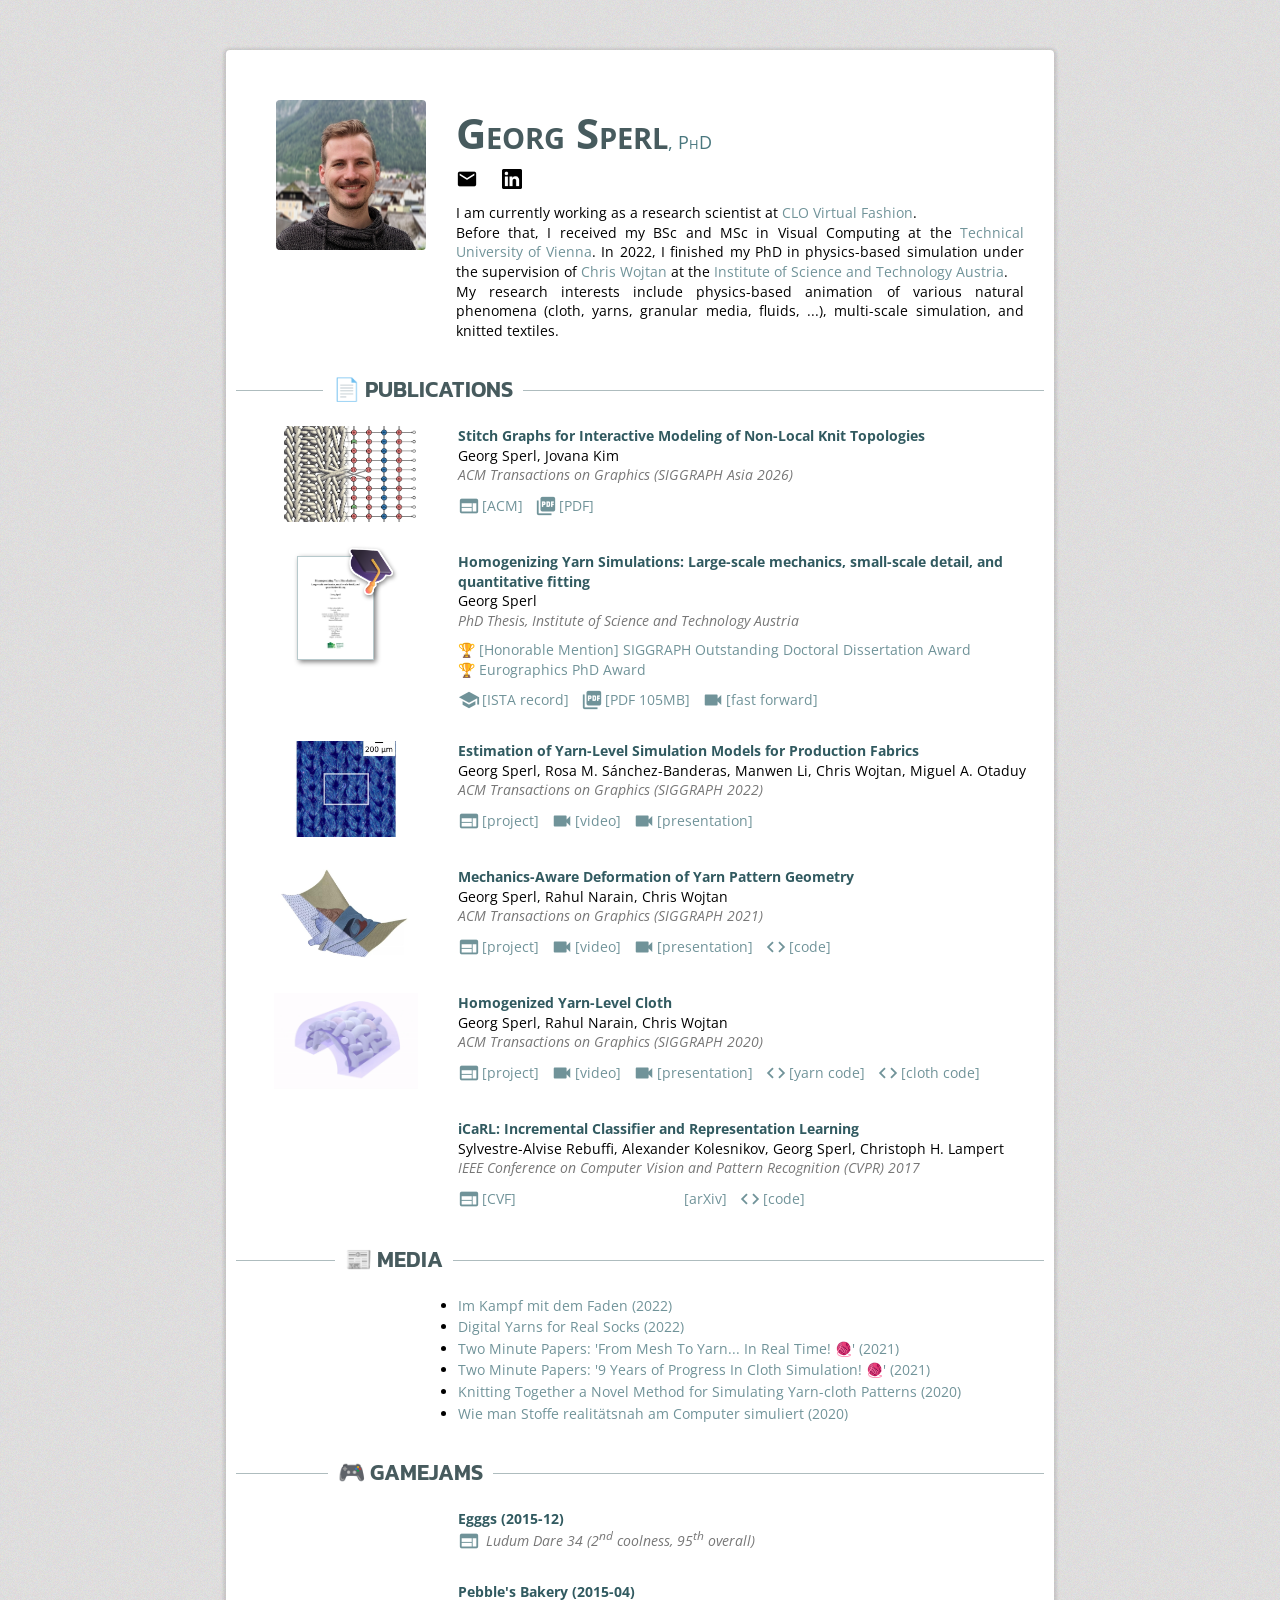
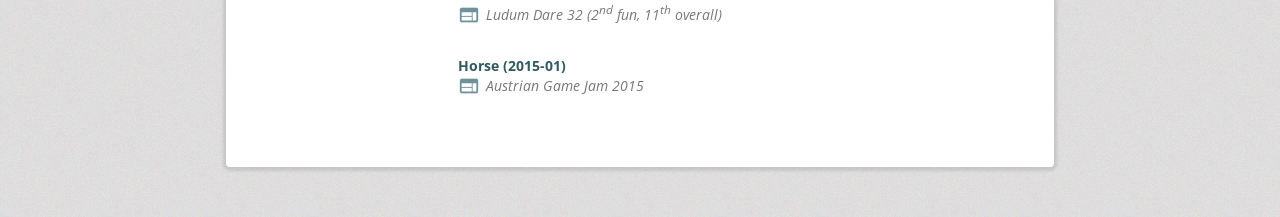
<file: index.html>
<!DOCTYPE html>
<html lang="en">
<head>
  <meta charset="utf-8">
  <meta name="viewport" content="width=device-width, initial-scale=1">
  <title>Georg Sperl</title>
  <meta name="description" content="Personal page of Georg Sperl.">
  <link rel="canonical" href="https://sperl.me/">
  <meta property="og:title" content="Georg Sperl">
  <meta property="og:locale" content="en_US">
  <meta property="og:description" content="Personal page of Georg Sperl.">
  <meta property="og:url" content="https://sperl.me/">
  <meta property="og:site_name" content="Georg Sperl">
  <meta property="og:type" content="profile">
  <meta property="og:image" content="https://sperl.me/images/portrait2020.jpg">
  <meta name="twitter:card" content="summary">
  <meta name="twitter:title" content="Georg Sperl">
  <script type="application/ld+json">
  {"@context":"https://schema.org","@type":"Person","name":"Georg Sperl","url":"https://sperl.me/","image":"https://sperl.me/images/portrait2020.jpg","jobTitle":"Research Scientist","worksFor":{"@type":"Organization","name":"CLO Virtual Fashion"},"sameAs":["https://www.linkedin.com/in/georg-sperl","https://orcid.org/0000-0002-6585-9487"]}</script>
  <link rel="preconnect" href="https://fonts.googleapis.com">
  <link rel="preconnect" href="https://fonts.gstatic.com" crossorigin>
  <link href="https://fonts.googleapis.com/css2?family=Kanit:wght@600&family=Open+Sans:ital,wght@0,400;0,700;1,400&display=swap" rel="stylesheet">
  <!-- display=block: avoid flashing ligature names like "picture_as_pdf" before the icon font loads -->
  <link href="https://fonts.googleapis.com/icon?family=Material+Icons&display=block" rel="stylesheet">
  <link rel="stylesheet" href="css/style.css">
  <link rel="icon" type="image/png" sizes="32x32" href="images/favicon-32x32.png">
  <link rel="icon" type="image/png" sizes="16x16" href="images/favicon-16x16.png">
</head>

<body>
<main id="paper">

  <header class="entry self">
    <div class="left">
      <img src="images/portrait2020.jpg" alt="Portrait of Georg Sperl" class="portrait" width="150" height="150">
    </div>
    <div class="right">
      <h1 class="name">Georg Sperl<span>, PhD</span></h1>
      <nav class="contact" aria-label="Contact">
        <a href="mailto:georg.sperl@clo3d.com" title="E-mail" aria-label="E-mail"><i class="material-icons" aria-hidden="true">mail</i></a>
        <a href="https://www.linkedin.com/in/georg-sperl" title="LinkedIn" aria-label="LinkedIn"><img alt="" src="images/linkedin_logo_black.png" class="linkicon" width="20" height="20"></a>
      </nav>
      <p>I am currently working as a research scientist at <a href="https://www.clovirtualfashion.com/">CLO Virtual Fashion</a>.</p>
      <p>Before that, I received my BSc and MSc in Visual Computing at the <a href="https://www.tuwien.at/en/">Technical University of Vienna</a>. In 2022, I finished my PhD in physics-based simulation under the supervision of <a href="https://pub.ista.ac.at/group_wojtan/">Chris Wojtan</a> at the <a href="https://ist.ac.at/">Institute of Science and Technology Austria</a>.</p>
      <p>My research interests include physics-based animation of various natural phenomena (cloth, yarns, granular media, fluids, ...), multi-scale simulation, and knitted textiles.</p>
    </div>
  </header>

  <!-- PUBLICATIONS -->
  <section id="publications">
    <h2 class="sep"><span><span aria-hidden="true">📄</span> Publications</span></h2>

    <article class="entry">
      <div class="left">
        <a class="thumb" href="https://doi.org/10.1145/3842556" tabindex="-1" aria-hidden="true">
          <video src="images/sg/sg.mp4" class="anim" muted loop playsinline preload="none" width="152" height="104"></video>
          <img src="images/sg/sg.jpg" alt="" class="still" width="152" height="104">
        </a>
      </div>
      <div class="right">
        <h3>Stitch Graphs for Interactive Modeling of Non-Local Knit Topologies</h3>
        <p>Georg Sperl, Jovana Kim<br><em>ACM Transactions on Graphics (SIGGRAPH Asia 2026)</em></p>
        <p class="links">
          <a title="ACM Digital Library" href="https://doi.org/10.1145/3842556"><i class="material-icons" aria-hidden="true">web</i>[ACM]</a>
          <a title="PDF (open access)" href="https://dl.acm.org/doi/pdf/10.1145/3842556"><i class="material-icons" aria-hidden="true">picture_as_pdf</i>[PDF]</a>
        </p>
      </div>
    </article>

    <article class="entry">
      <div class="left">
        <a class="thesis" href="https://doi.org/10.15479/at:ista:12103" tabindex="-1" aria-hidden="true">
          <img src="images/thesis_thumbnail_A4.jpg" alt="" class="thumb-a4" width="74" height="104">
          <img src="images/phd_hat.png" alt="" class="hat" width="164" height="175">
        </a>
      </div>
      <div class="right">
        <h3>Homogenizing Yarn Simulations: Large-scale mechanics, small-scale detail, and quantitative fitting</h3>
        <p>Georg Sperl<br><em>PhD Thesis, Institute of Science and Technology Austria</em></p>
        <ul class="awards">
          <!-- TODO: change SG link to https://www.siggraph.org/awards/outstanding-doctoral-dissertation-award/ once listed -->
          <li><a href="https://www.siggraph.org/news/announcing-acm-siggraph-award-winners/">🏆 [Honorable Mention] SIGGRAPH Outstanding Doctoral Dissertation Award</a></li>
          <li><a href="https://www.eg.org/wp/eurographics-awards-programme/phd-award/">🏆 Eurographics PhD Award</a></li>
        </ul>
        <p class="links">
          <a title="ISTA Research Explorer record (DOI)" href="https://doi.org/10.15479/at:ista:12103"><i class="material-icons" aria-hidden="true">school</i>[ISTA record]</a>
          <a title="Thesis PDF" href="https://research-explorer.ista.ac.at/download/12358/12371/thesis_gsperl.pdf"><i class="material-icons" aria-hidden="true">picture_as_pdf</i>[PDF 105MB]</a>
          <a title="SIGGRAPH Thesis Fast Forward" href="https://youtu.be/xtJSBCzO4wA"><i class="material-icons" aria-hidden="true">videocam</i>[fast forward]</a>
        </p>
      </div>
    </article>

    <article class="entry">
      <div class="left">
        <a class="thumb" href="https://mslab.es/projects/YarnLevelFabrics/" tabindex="-1" aria-hidden="true">
          <video src="images/eylsmpf/dkp.mp4" class="anim" muted loop playsinline preload="none" width="152" height="104"></video>
          <img src="images/eylsmpf/dkp.jpg" alt="" class="still" width="152" height="104">
        </a>
      </div>
      <div class="right">
        <h3>Estimation of Yarn-Level Simulation Models for Production Fabrics</h3>
        <p>Georg Sperl, Rosa M. Sánchez-Banderas, Manwen Li, Chris Wojtan, Miguel A. Otaduy<br><em>ACM Transactions on Graphics (SIGGRAPH 2022)</em></p>
        <p class="links">
          <a title="Project page" href="https://mslab.es/projects/YarnLevelFabrics/"><i class="material-icons" aria-hidden="true">web</i>[project]</a>
          <a title="Video" href="https://youtu.be/Nj1hD8pkMc4"><i class="material-icons" aria-hidden="true">videocam</i>[video]</a>
          <a title="Presentation" href="https://youtu.be/nOc305slflw"><i class="material-icons" aria-hidden="true">videocam</i>[presentation]</a>
        </p>
      </div>
    </article>

    <article class="entry">
      <div class="left">
        <a class="thumb" href="https://visualcomputing.ist.ac.at/publications/2021/MADYPG/" tabindex="-1" aria-hidden="true">
          <video src="images/madypg/ymc.mp4" class="anim" muted loop playsinline preload="none" width="152" height="104"></video>
          <img src="images/madypg/ymc.jpg" alt="" class="still" width="152" height="104">
        </a>
      </div>
      <div class="right">
        <h3>Mechanics-Aware Deformation of Yarn Pattern Geometry</h3>
        <p>Georg Sperl, Rahul Narain, Chris Wojtan<br><em>ACM Transactions on Graphics (SIGGRAPH 2021)</em></p>
        <p class="links">
          <a title="Project page" href="https://visualcomputing.ist.ac.at/publications/2021/MADYPG/"><i class="material-icons" aria-hidden="true">web</i>[project]</a>
          <a title="Video" href="https://youtu.be/rO10fjzOzWM"><i class="material-icons" aria-hidden="true">videocam</i>[video]</a>
          <a title="Presentation" href="https://youtu.be/abEU9rN1Fyw"><i class="material-icons" aria-hidden="true">videocam</i>[presentation]</a>
          <a title="Code" href="https://git.ista.ac.at/gsperl/MADYPG"><i class="material-icons" aria-hidden="true">code</i>[code]</a>
        </p>
      </div>
    </article>

    <article class="entry">
      <div class="left">
        <a class="thumb" href="https://visualcomputing.ist.ac.at/publications/2020/HYLC/" tabindex="-1" aria-hidden="true">
          <video src="images/hylc/hylc_thumb.mp4" class="anim" muted loop playsinline preload="none" width="152" height="104"></video>
          <img src="images/hylc/hylc_thumb.png" alt="" class="still" width="152" height="104">
        </a>
      </div>
      <div class="right">
        <h3>Homogenized Yarn-Level Cloth</h3>
        <p>Georg Sperl, Rahul Narain, Chris Wojtan<br><em>ACM Transactions on Graphics (SIGGRAPH 2020)</em></p>
        <p class="links">
          <a title="Project page" href="https://visualcomputing.ist.ac.at/publications/2020/HYLC/"><i class="material-icons" aria-hidden="true">web</i>[project]</a>
          <a title="Video" href="https://youtu.be/vn-WzWm74Pc"><i class="material-icons" aria-hidden="true">videocam</i>[video]</a>
          <a title="Presentation" href="https://youtu.be/qrDczRcuB3Y"><i class="material-icons" aria-hidden="true">videocam</i>[presentation]</a>
          <a title="Yarn code" href="https://git.ista.ac.at/gsperl/HYLC"><i class="material-icons" aria-hidden="true">code</i>[yarn code]</a>
          <a title="Cloth code" href="https://git.ista.ac.at/gsperl/ARCSim-HYLC"><i class="material-icons" aria-hidden="true">code</i>[cloth code]</a>
        </p>
      </div>
    </article>

    <article class="entry">
      <div class="right">
        <h3>iCaRL: Incremental Classifier and Representation Learning</h3>
        <p>Sylvestre-Alvise Rebuffi, Alexander Kolesnikov, Georg Sperl, Christoph H. Lampert<br><em>IEEE Conference on Computer Vision and Pattern Recognition (CVPR) 2017</em></p>
        <p class="links">
          <a title="CVPR open access (CVF)" href="https://openaccess.thecvf.com/content_cvpr_2017/html/Rebuffi_iCaRL_Incremental_Classifier_CVPR_2017_paper.html"><i class="material-icons" aria-hidden="true">web</i>[CVF]</a>
          <a title="arXiv" href="https://arxiv.org/abs/1611.07725"><i class="material-icons" aria-hidden="true">article</i>[arXiv]</a>
          <a title="Code" href="https://github.com/srebuffi/iCaRL"><i class="material-icons" aria-hidden="true">code</i>[code]</a>
        </p>
      </div>
    </article>
  </section>

  <!-- MEDIA -->
  <section id="media">
    <h2 class="sep"><span><span aria-hidden="true">📰</span> Media</span></h2>
    <div class="entry">
      <ul class="right media">
        <li><a href="https://www.diepresse.com/6211121/im-kampf-mit-dem-faden">Im Kampf mit dem Faden (2022)</a></li>
        <li><a href="https://ist.ac.at/en/news/digital-yarn-real-socks/">Digital Yarns for Real Socks (2022)</a></li>
        <li><a href="https://www.youtube.com/watch?v=d3njVfnCdN0">Two Minute Papers: 'From Mesh To Yarn... In Real Time! 🧶' (2021)</a></li>
        <li><a href="https://www.youtube.com/watch?v=rzIiuGrOZAo">Two Minute Papers: '9 Years of Progress In Cloth Simulation! 🧶' (2021)</a></li>
        <li><a href="https://s2020.siggraph.org/knitting-together-a-novel-method-for-simulating-yarn-cloth-patterns/">Knitting Together a Novel Method for Simulating Yarn-cloth Patterns (2020)</a></li>
        <li><a href="https://www.derstandard.at/story/2000119262134/wie-man-stoffe-realitaetsnah-am-computer-simuliert">Wie man Stoffe realitätsnah am Computer simuliert (2020)</a></li>
      </ul>
    </div>
  </section>

  <!-- GAMES -->
  <section id="games">
    <h2 class="sep"><span><span aria-hidden="true">🎮</span> Gamejams</span></h2>

    <article class="entry">
      <div class="right">
        <h3>Egggs (2015-12)</h3>
        <p><a title="Game page" href="https://simonparzer.itch.io/egggs" aria-label="Egggs game page"><i class="material-icons" aria-hidden="true">web</i></a> <em>Ludum Dare 34 (2<sup>nd</sup> coolness, 95<sup>th</sup> overall)</em></p>
      </div>
    </article>

    <article class="entry">
      <div class="right">
        <h3>Pebble's Bakery (2015-04)</h3>
        <p><a title="Game page (archived)" href="https://web.archive.org/web/20210307101939/http://ludumdare.com/compo/ludum-dare-32/?action=preview&amp;uid=50444" aria-label="Pebble's Bakery game page"><i class="material-icons" aria-hidden="true">web</i></a> <em>Ludum Dare 32 (2<sup>nd</sup> fun, 11<sup>th</sup> overall)</em></p>
      </div>
    </article>

    <article class="entry">
      <div class="right">
        <h3>Horse (2015-01)</h3>
        <p><a title="Game page (archived)" href="https://web.archive.org/web/20230921143823/https://globalgamejam.org/2015/games/horse" aria-label="Horse game page"><i class="material-icons" aria-hidden="true">web</i></a> <em>Austrian Game Jam 2015</em></p>
      </div>
    </article>
    <!-- Austrian Gamejam 2013: Audience Award Winner, no link :/ -->
  </section>

</main>
<script>
// hover-to-play thumbnails; still image stays on top until the video actually plays (no blank flash while loading)
document.querySelectorAll('.thumb').forEach(t => {
  const v = t.querySelector('video');
  if (!v || !matchMedia('(hover: hover)').matches) return;
  v.addEventListener('playing', () => t.classList.add('playing'));
  t.addEventListener('mouseenter', () => v.play().catch(() => {}));
  t.addEventListener('mouseleave', () => { v.pause(); v.currentTime = 0; t.classList.remove('playing'); });
});
</script>
</body>
</html>
</file>
<file: css/style.css>
@charset "UTF-8";

/* THEME TOKENS (swap these to re-theme) */
:root {
	--bg: #e1e0db;
	--bg-image: url(../images/bg.jpg);
	--paper: #fff;
	--text: #000;
	--muted: #777;
	--heading: #475b5e;
	--title: #315a60;
	--link: #709399;
	--link-hover: #324d52;
	--rule: #aebcbe;
	--hover-bg: #ececec;
	--thumb-border: #b7c9cc;
	--font-body: "Open Sans", Arial, Helvetica, sans-serif;
	--font-display: "Kanit", "Gill Sans", "Trebuchet MS", sans-serif;
	/* outer size incl. 4px padding */
	--thumb-w: 152px;
	--thumb-h: 104px;
	--a4-h: 104px;
	--thumb-m: 6px;
}

/* BASE */
*, *::before, *::after { box-sizing: border-box; }

html { -webkit-text-size-adjust: 100%; text-size-adjust: 100%; }

body {
	margin: 0;
	font-family: var(--font-body);
	font-size: 14px;
	line-height: 1.4;
	color: var(--text);
	background: var(--bg) var(--bg-image) repeat;
}

h1, h2, h3, p, ul { margin: 0; padding: 0; }
img { max-width: 100%; height: auto; }
em { color: var(--muted); }

a { color: var(--link); text-decoration: none; }
a:hover { text-decoration: underline; }
a:focus-visible { outline: 2px solid var(--link); outline-offset: 2px; border-radius: 2px; }

/* PAPER */
#paper {
	max-width: 828px;
	margin: 50px auto;
	padding: 20px 0 50px;
	background: var(--paper);
	border-radius: 4px;
	box-shadow: 0 1px 3px 3px rgba(0, 0, 0, 0.1);
}

/* TWO-COLUMN ENTRIES */
.entry {
	display: grid;
	grid-template-columns: 25% minmax(0, 1fr);
	margin: 10px;
}
.entry > .left {
	padding-right: 10px;
	text-align: right;
}
.entry > .right {
	grid-column: 2;
	padding: 10px;
	margin-left: 10px;
	overflow-wrap: break-word;
}
.entry .right p + p,
.entry .right p + ul,
.entry .right ul + p { margin-top: 0.7em; }

/* HEADER */
.self { margin: 30px 20px 10px 10px; }
.self .right { text-align: justify; hyphens: auto; }
.self .right p + p { margin-top: 0; }

.portrait { width: 150px; border-radius: 4px; }

h1 {
	font-variant: small-caps;
	font-weight: bold;
	font-size: 42px;
	line-height: 1.1;
	color: var(--heading);
	margin-bottom: 3px;
}
h1 span {
	font-size: 18px;
	font-weight: normal;
	color: #49777e;
}

.contact { display: flex; align-items: center; gap: 4px; margin: 0 0 4px -8px; }
.contact a { display: inline-flex; padding: 8px; border-radius: 4px; color: var(--text); }
.contact a:hover { background: var(--hover-bg); }
.contact .material-icons { vertical-align: 0; }
.linkicon { display: block; width: 24px; height: 24px; padding: 2px; }

/* SECTION HEADINGS: rule — title — rule */
h2.sep {
	display: grid;
	grid-template-columns: 1fr auto 6fr;
	align-items: center;
	gap: 10px;
	margin: 25px 10px 10px;
	font-family: var(--font-display);
	font-size: 22px;
	font-weight: 600;
	text-transform: uppercase;
	color: var(--heading);
}
h2.sep::before, h2.sep::after {
	content: "";
	border-top: 1px solid var(--rule);
}
h2.sep::before { grid-column: 1; }
h2.sep::after { grid-column: 3; }

/* ENTRY CONTENT */
.entry h3 {
	font-size: 14px;
	font-weight: bold;
	color: var(--title);
}
.awards { list-style: none; }
.media { list-style: disc; padding-left: 2.5em; }
.media li + li { margin-top: 2px; }

.links { display: flex; flex-wrap: wrap; gap: 4px 12px; }
.links a, .entry p > a:has(.material-icons) { white-space: nowrap; }

.material-icons { vertical-align: -6px; font-size: 22px; margin-right: 2px; }
a .material-icons { border-radius: 4px; }
a:hover .material-icons { color: var(--link-hover); background: var(--hover-bg); }

/* THUMBNAILS */
/* thesis cover + hat as one unit, centred under the column of 3:2 thumbnails.
   Move/resize the hat via these factors (relative to the cover height, so it scales on mobile):
   --hat-x: how far it sticks out right, --hat-y: how far it sticks out above. */
.thesis {
	--hat-w: calc(var(--a4-h) * 0.42);
	--hat-x: calc(var(--a4-h) * 0.18);
	--hat-y: calc(var(--a4-h) * 0.08);
	--a4-w: calc(var(--a4-h) * 0.716); /* A4 aspect */
	position: relative;
	display: block;
	width: fit-content;
	/* padding reserves the hat's overhang, so it counts in the layout */
	padding: var(--hat-y) var(--hat-x) 0 0;
	margin: var(--thumb-m) calc((var(--thumb-w) - var(--a4-w) - var(--hat-x)) / 2 + var(--thumb-m)) 0 auto;
}
.thesis .hat {
	position: absolute;
	width: var(--hat-w);
	height: auto;
	top: 0;
	right: 0;
	/* drop-shadow follows the alpha outline, unlike box-shadow */
	filter: drop-shadow(1px 2px 2px rgba(0, 0, 0, 0.45));
	pointer-events: none;
}
.thumb-a4 {
	display: block;
	width: auto;
	height: var(--a4-h);
	padding: 4px;
	background: #fff;
	border: 1px solid var(--thumb-border);
	box-shadow: 2px 2px 5px rgb(128, 128, 128);
}

/* still image on top; hidden once the video underneath is playing (script in index.html) */
.thumb {
	position: relative;
	display: inline-block;
	margin: var(--thumb-m);
	vertical-align: top;
}
.thumb img, .thumb video {
	display: block;
	width: var(--thumb-w);
	height: var(--thumb-h);
	padding: 4px;
	object-fit: cover;
	background: #fff;
}
.thumb .still { position: absolute; inset: 0; }

.thumb.playing .still { opacity: 0; }
/* touch: no hover, so show only the still (preload="none" means the video is never fetched) */
@media (hover: none) {
	.thumb .anim { display: none; }
	.thumb .still { position: static; }
}

/* SMALL SCREENS */
@media (max-width: 640px) {
	#paper { margin: 0; border-radius: 0; box-shadow: none; padding-top: 10px; }
	body { background: var(--paper); }

	/* keep thumbnail beside its text, just smaller */
	:root { --thumb-w: 100px; --thumb-h: 70px; --a4-h: 80px; --thumb-m: 2px; }
	.entry { grid-template-columns: calc(var(--thumb-w) + 4px) minmax(0, 1fr); margin: 10px 4px; }
	.entry > .left { padding: 0; }
	.entry > .right { margin-left: 0; padding: 4px 4px 4px 8px; }
	.thumb img, .thumb video { padding: 3px; }

	.self { grid-template-columns: minmax(0, 1fr); margin: 10px 4px; text-align: center; }
	.self > .left, .self > .right { grid-column: 1; }
	.self > .left { text-align: center; }
	.self .right { text-align: left; }
	.self h1 { text-align: center; font-size: 36px; }
	.contact { justify-content: center; margin-left: 0; }

	h2.sep { grid-template-columns: 1fr auto 1fr; margin-inline: 14px; }
	h2.sep::after { grid-column: 3; }

	.media { padding-left: 1.5em; }
}
</file>
